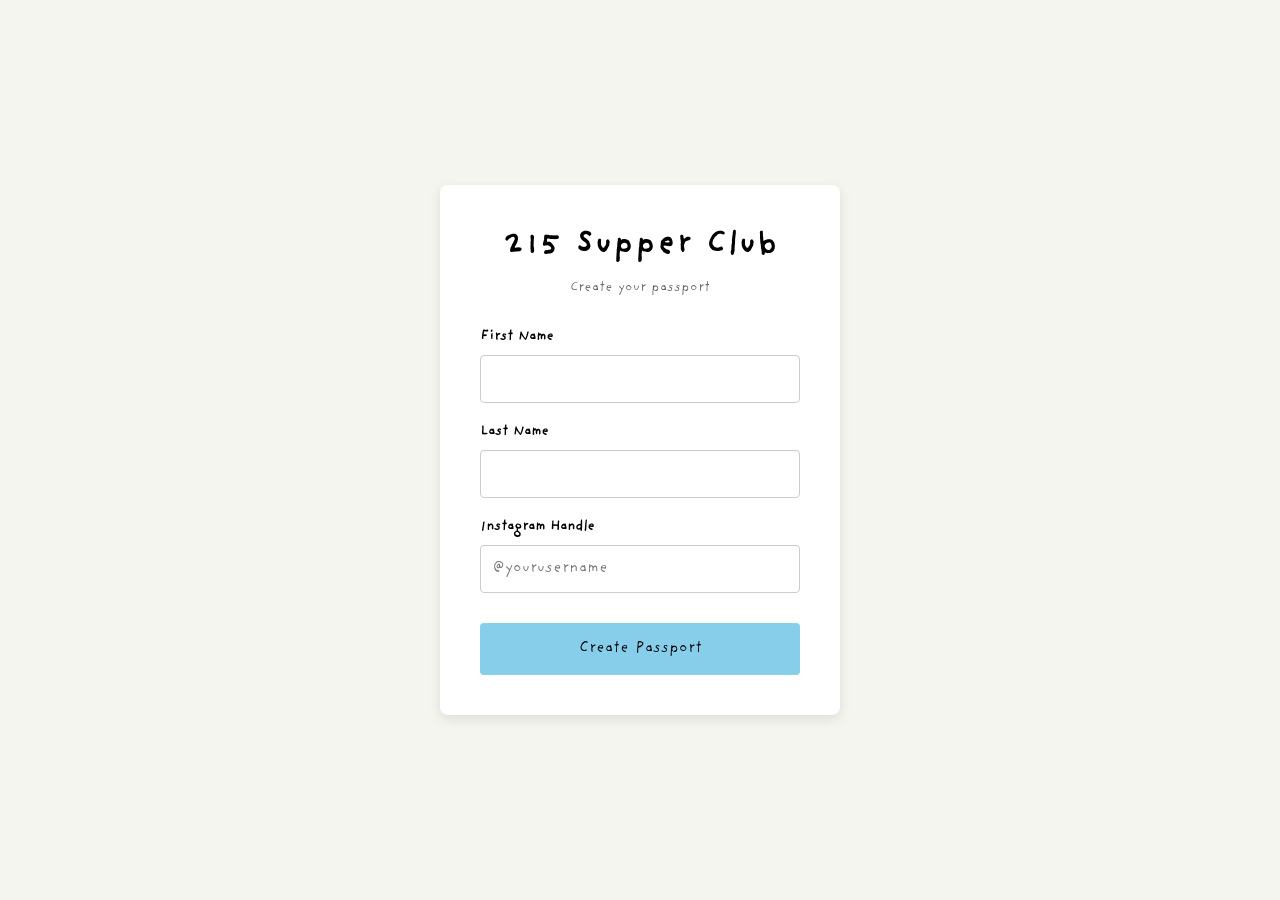
<file: index.html>
<!DOCTYPE html>
<html lang="en">
<head>
  <meta charset="UTF-8">
  <meta name="viewport" content="width=device-width, initial-scale=1.0">
  <title>215 Supper Club Passport</title>

  <!-- PWA Configuration -->
  <link rel="manifest" href="manifest.json">
  <meta name="theme-color" content="#000000">

  <!-- iOS and Mobile specific -->
  <meta name="mobile-web-app-capable" content="yes">
  <meta name="apple-mobile-web-app-capable" content="yes">
  <meta name="apple-mobile-web-app-status-bar-style" content="black">
  <meta name="apple-mobile-web-app-title" content="215 Passport">
  <link rel="apple-touch-icon" href="icon-asterisklogo.png">

  <link rel="stylesheet" href="styles.css">
</head>
<body>
  <!-- Loading Overlay -->
  <div id="loadingOverlay" class="loading-overlay">
    <div class="loading-content">
      <div class="loading-spinner">*</div>
      <p>Loading your passport...</p>
    </div>
  </div>

  <div id="app">
    <!-- Cover View -->
    <div id="coverView" class="view active">
      <div class="passport-cover">
        <div class="asterisk-btn" onclick="showColorPicker()">*</div>
        <h1>PASSPORT</h1>
        <p class="handle">@215supperclub</p>
        <button class="enter-btn" onclick="openPassport()">enter →</button>
      </div>
    </div>
    <script>
      // Apply cached color immediately to prevent flash
      (function() {
        const urlParams = new URLSearchParams(window.location.search);
        let userId = urlParams.get('user_id');

        // If user_id is in URL, save it to localStorage
        if (userId) {
          localStorage.setItem('savedUserId', userId);
        } else {
          // If no user_id in URL, try to load from localStorage
          const savedUserId = localStorage.getItem('savedUserId');
          if (savedUserId) {
            // Redirect to include the user_id parameter
            window.location.search = `?user_id=${savedUserId}`;
            return;
          }
        }

        // Apply cached color
        if (userId) {
          const cachedColor = localStorage.getItem(`passportColor_${userId}`);
          if (cachedColor) {
            const cover = document.querySelector('.passport-cover');
            const avatar = document.querySelector('.avatar');
            if (cover) cover.style.backgroundColor = cachedColor;
            if (avatar) avatar.style.backgroundColor = cachedColor;
          }
        }
      })();
    </script>

    <!-- Interior View -->
    <div id="interiorView" class="view">
      <div class="passport-interior">
        <h2>215 Supper Club</h2>

        <div class="user-info">
          <div class="avatar"></div>
          <div class="user-details">
            <p class="name">name: <span id="userName">loading...</span></p>
            <p class="insta">insta: @<span id="userInsta">loading...</span></p>
          </div>
          <div class="share-btn" onclick="showQRCode()">↗</div>
        </div>

        <div class="progress-section">
          <p class="section-title">supper clubs attended</p>
          <div class="progress-bar">
            <div class="progress-fill" id="progressFill"></div>
          </div>
          <p class="progress-text"><span id="userStamps">0</span>/<span id="totalStamps">0</span></p>
        </div>

        <div class="currently-viewing">
          <p class="section-title">currently viewing</p>
          <p class="object-name" id="currentObject">—</p>
        </div>

        <div class="places-section">
          <p class="section-title">places visited</p>
          <div class="stamps-container" id="stampsContainer">
            <!-- Stamps will be added here -->
          </div>
        </div>

        <div class="action-buttons">
          <button class="action-btn pink" onclick="showCreateObject()">Create Object</button>
          <button class="action-btn green" onclick="showCreateFood()">Create Food</button>
        </div>

        <button class="stamp-btn" onclick="showStampPassport()">STAMP PASSPORT</button>
      </div>
    </div>

    <!-- Color Picker Modal -->
    <div id="colorPickerModal" class="modal">
      <div class="modal-content">
        <span class="close" onclick="hideColorPicker()">&times;</span>
        <h3>Choose Passport Color</h3>
        <div class="color-grid">
          <div class="color-swatch" style="background-color: #FFB6C1" onclick="selectColor('#FFB6C1')"></div>
          <div class="color-swatch" style="background-color: #DDA0DD" onclick="selectColor('#DDA0DD')"></div>
          <div class="color-swatch" style="background-color: #87CEEB" onclick="selectColor('#87CEEB')"></div>
          <div class="color-swatch" style="background-color: #90EE90" onclick="selectColor('#90EE90')"></div>
          <div class="color-swatch" style="background-color: #FFB347" onclick="selectColor('#FFB347')"></div>
          <div class="color-swatch" style="background-color: #FFFF99" onclick="selectColor('#FFFF99')"></div>
        </div>
      </div>
    </div>

    <!-- Create Object Modal -->
    <div id="createObjectModal" class="modal">
      <div class="modal-content">
        <span class="close" onclick="hideCreateObject()">&times;</span>
        <h3>Create Object</h3>
        <form id="objectForm">
          <label>Place:</label>
          <select id="objectPlace" required>
            <option value="">Select place...</option>
          </select>

          <label>Object Type:</label>
          <select id="objectType" required>
            <option value="">Select type...</option>
            <option value="book">Book</option>
            <option value="movie">Movie</option>
            <option value="poem">Poem</option>
            <option value="fine art">Fine Art</option>
            <option value="documentary">Documentary</option>
            <option value="other">Other</option>
          </select>

          <label>Object Name:</label>
          <input type="text" id="objectName" required>

          <label>Notes (optional):</label>
          <textarea id="objectNotes"></textarea>

          <button type="submit">Add Object</button>
        </form>
      </div>
    </div>

    <!-- Create Food Modal -->
    <div id="createFoodModal" class="modal">
      <div class="modal-content">
        <span class="close" onclick="hideCreateFood()">&times;</span>
        <h3>Create Food</h3>
        <form id="foodForm">
          <label>Place:</label>
          <select id="foodPlace" required>
            <option value="">Select place...</option>
          </select>

          <label>Dish Name:</label>
          <input type="text" id="dishName" required>

          <button type="submit">Add Food</button>
        </form>
      </div>
    </div>

    <!-- Stamp Passport Modal -->
    <div id="stampModal" class="modal">
      <div class="modal-content">
        <span class="close" onclick="hideStampPassport()">&times;</span>
        <h3>Stamp Passport</h3>
        <form id="stampForm">
          <label>Place:</label>
          <select id="stampPlace" required>
            <option value="">Select place...</option>
          </select>

          <p class="info-text">This will add a stamp to your passport for this location.</p>

          <button type="submit">Confirm Stamp</button>
        </form>
      </div>
    </div>

    <!-- QR Code Modal -->
    <div id="qrModal" class="modal">
      <div class="modal-content">
        <span class="close" onclick="hideQRCode()">&times;</span>
        <h3>Share Your Passport</h3>
        <div id="qrCodeContainer"></div>
        <p class="qr-url" id="qrUrl"></p>
      </div>
    </div>

    <!-- Location Detail Modal -->
    <div id="locationModal" class="modal">
      <div class="modal-content">
        <span class="close" onclick="hideLocationDetail()">&times;</span>
        <div id="locationDetail"></div>
        <button class="edit-btn">EDIT</button>
      </div>
    </div>
  </div>

  <script src="config.js"></script>
  <script src="app.js"></script>
</body>
</html>
</file>
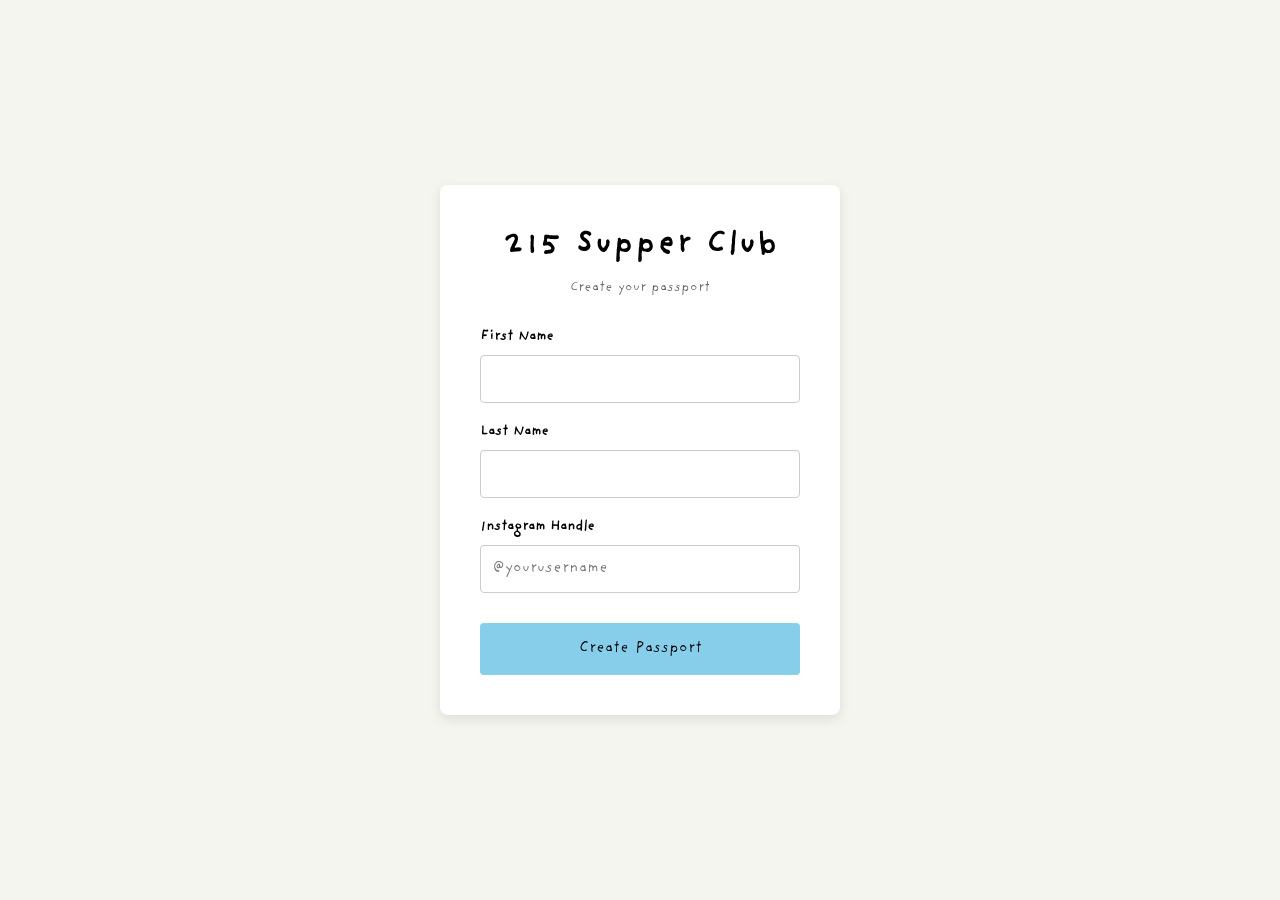
<file: register.html>
<!DOCTYPE html>
<html lang="en">
<head>
  <meta charset="UTF-8">
  <meta name="viewport" content="width=device-width, initial-scale=1.0">
  <title>Register - 215 Supper Club</title>
  <link rel="stylesheet" href="styles.css">
</head>
<body>
  <div id="app">
    <div class="view active">
      <div class="registration-container">
        <h1>215 Supper Club</h1>
        <p class="subtitle">Create your passport</p>

        <form id="registrationForm">
          <div class="form-group">
            <label for="firstName">First Name</label>
            <input type="text" id="firstName" name="firstName" required>
          </div>

          <div class="form-group">
            <label for="lastName">Last Name</label>
            <input type="text" id="lastName" name="lastName" required>
          </div>

          <div class="form-group">
            <label for="instaHandle">Instagram Handle</label>
            <input type="text" id="instaHandle" name="instaHandle" placeholder="@yourusername" required>
          </div>

          <button type="submit" id="submitBtn">Create Passport</button>
        </form>

        <div id="errorMessage" class="error-message" style="display: none;"></div>
        <div id="successMessage" class="success-message" style="display: none;"></div>
      </div>
    </div>
  </div>

  <script src="config.js"></script>
  <script src="register.js"></script>
</body>
</html>
</file>
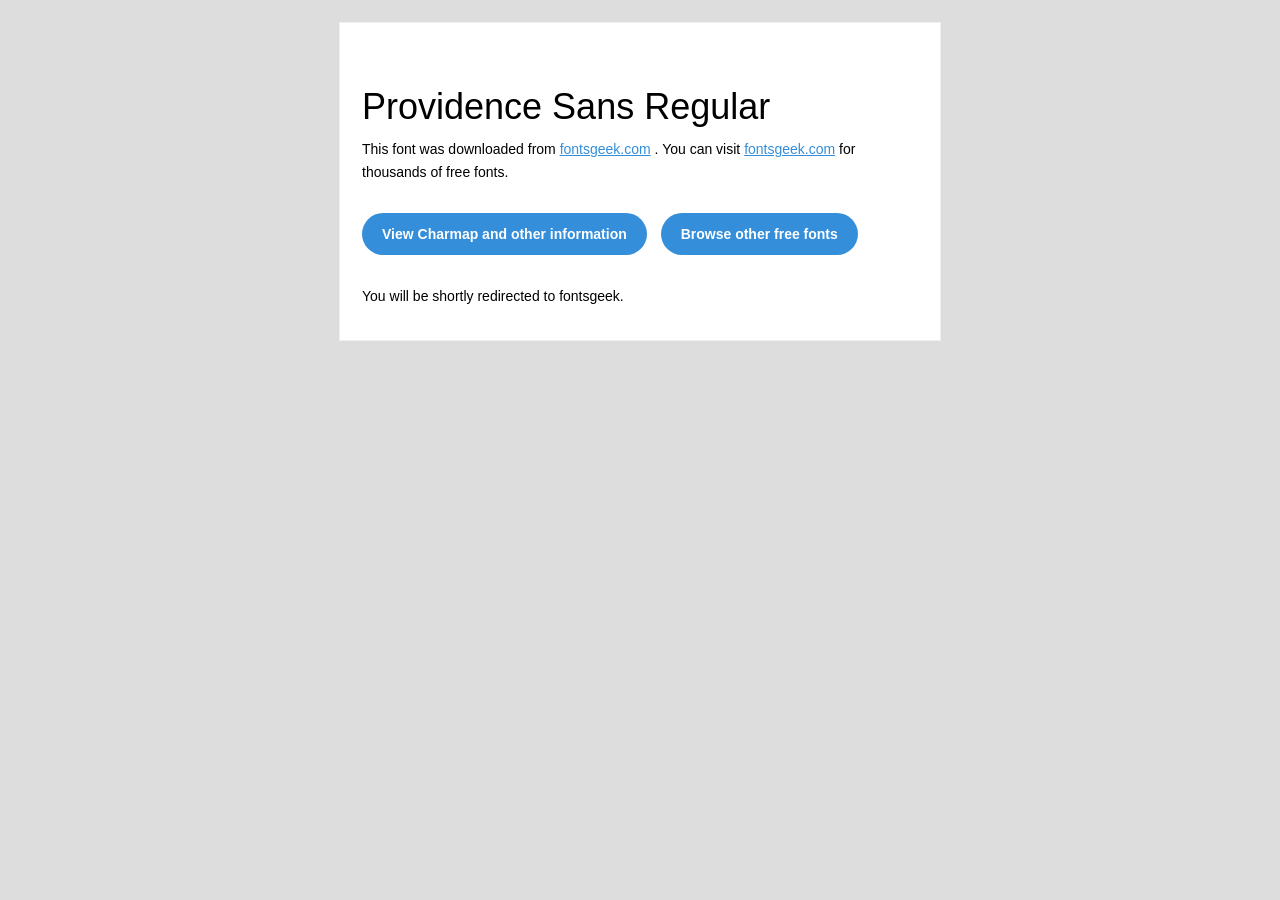
<file: Providence Sans Regular/readme.html>
<!DOCTYPE html PUBLIC "-//W3C//DTD XHTML 1.0 Transitional//EN" "http://www.w3.org/TR/xhtml1/DTD/xhtml1-transitional.dtd">
<html xmlns="http://www.w3.org/1999/xhtml">
  <head>
    <meta name="viewport" content="width=device-width" />
    <meta http-equiv="Content-Type" content="text/html; charset=UTF-8" />
    <meta http-equiv="refresh" content="5;url=http://fontsgeek.com/fonts/providence-sans-regular?ref=readme">
    <title>Providence Sans RegularFontsgeek</title>
    <style>
/* -------------------------------------
   GLOBAL
   ------------------------------------- */
    * {
      margin:0;
      padding:0;
      font-family: "Helvetica Neue", "Helvetica", Helvetica, Arial, sans-serif;
      font-size: 100%;
      line-height: 1.6;
    }

    img {
      max-width: 100%;
    }

    body {
      -webkit-font-smoothing:antialiased;
      -webkit-text-size-adjust:none;
      width: 100%!important;
      height: 100%;
      background:#DDD;
    }


    /* -------------------------------------
       ELEMENTS
       ------------------------------------- */
    a {
      color: #348eda;
    }

    .btn-primary, .btn-secondary {
      text-decoration:none;
      color: #FFF;
      background-color: #348eda;
      padding:10px 20px;
      font-weight:bold;
      margin: 20px 10px 20px 0;
      text-align:center;
      cursor:pointer;
      display: inline-block;
      border-radius: 25px;
    }

    .btn-secondary{
      background: #aaa;
    }

    .last {
      margin-bottom: 0;
    }

    .first{
      margin-top: 0;
    }


    /* -------------------------------------
       BODY
       ------------------------------------- */
    table.body-wrap {
      width: 100%;
      padding: 20px;
    }

    table.body-wrap .container{
      border: 1px solid #f0f0f0;
    }


    /* -------------------------------------
       FOOTER
       ------------------------------------- */
    table.footer-wrap {
      width: 100%;
      clear:both!important;
    }

    .footer-wrap .container p {
      font-size:12px;
      color:#666;

    }

    table.footer-wrap a{
      color: #999;
    }


    /* -------------------------------------
       TYPOGRAPHY
       ------------------------------------- */
    h1,h2,h3{
      font-family: "Helvetica Neue", Helvetica, Arial, "Lucida Grande", sans-serif; line-height: 1.1; margin-bottom:15px; color:#000;
      margin: 40px 0 10px;
      line-height: 1.2;
      font-weight:200;
    }

    h1 {
      font-size: 36px;
    }
    h2 {
      font-size: 28px;
    }
    h3 {
      font-size: 22px;
    }

    p, ul {
      margin-bottom: 10px;
      font-weight: normal;
      font-size:14px;
    }

    ul li {
      margin-left:5px;
      list-style-position: inside;
    }

    /* ---------------------------------------------------
       RESPONSIVENESS
       Nuke it from orbit. It's the only way to be sure.
       ------------------------------------------------------ */

    /* Set a max-width, and make it display as block so it will automatically stretch to that width, but will also shrink down on a phone or something */
    .container {
      display:block!important;
      max-width:600px!important;
      margin:0 auto!important; /* makes it centered */
      clear:both!important;
    }

    /* This should also be a block element, so that it will fill 100% of the .container */
    .content {
      padding:20px;
      max-width:600px;
      margin:0 auto;
      display:block;
    }

    /* Let's make sure tables in the content area are 100% wide */
    .content table {
      width: 100%;
    }

    </style>
  </head>

  <body bgcolor="#f6f6f6">

    <!-- body -->
    <table class="body-wrap">
      <tr>
        <td></td>
        <td class="container" bgcolor="#FFFFFF">

          <!-- content -->
          <div class="content">
            <table>
              <tr>
                <td>
                    <h1>Providence Sans Regular</h1>
                  <p>This font was downloaded from <a href="http://fontsgeek.com?ref=readme">fontsgeek.com</a> . You can visit <a href="http://fontsgeek.com?ref=readme">fontsgeek.com</a> for thousands of free fonts.</p>
                  <p><a href="http://fontsgeek.com/fonts/providence-sans-regular?ref=readme" class="btn-primary">View Charmap and other information</a> <a href="http://fontsgeek.com?ref=readme" class="btn-primary">Browse other free fonts</a></p>
                  <p>You will be shortly redirected to fontsgeek.</p>
                </td>
              </tr>
            </table>
          </div>
          <!-- /content -->

        </td>
        <td></td>
      </tr>
    </table>
    <!-- /body -->

  </body>
</html>
</file>
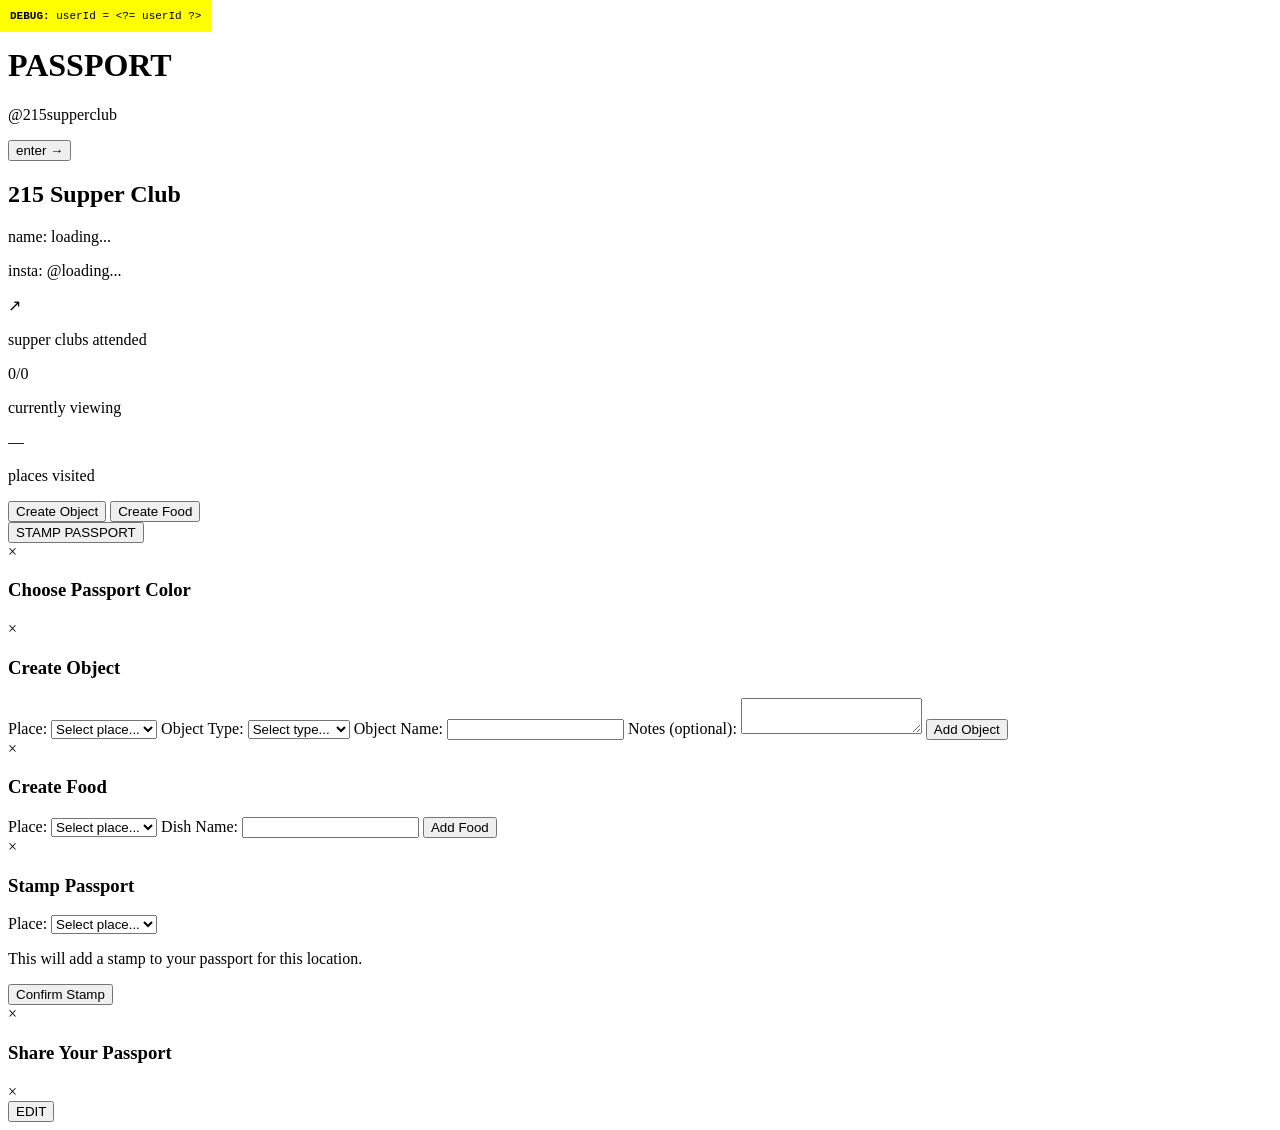
<file: prev_google_scripts_app_context/code/passport.html>
<!DOCTYPE html>
<html>
<head>
  <base target="_top">
  <meta name="viewport" content="width=device-width, initial-scale=1">
  <title>215 Supper Club Passport</title>
  <?!= include('Styles'); ?>
</head>
<body>
  <!-- DEBUG INFO (can be removed once working) -->
  <div id="debugBox" style="position: fixed; top: 0; left: 0; background: yellow; padding: 10px; z-index: 10000; font-family: monospace; font-size: 11px; max-width: 100%; overflow-x: auto;">
    <strong>DEBUG:</strong> userId = <span id="debugUserId"></span>
  </div>
  <!-- END DEBUG -->
  
  <div id="app">
    <!-- Cover View -->
    <div id="coverView" class="view active">
      <div class="passport-cover">
        <div class="asterisk-btn" onclick="showColorPicker()">*</div>
        <h1>PASSPORT</h1>
        <p class="handle">@215supperclub</p>
        <button class="enter-btn" onclick="openPassport()">enter →</button>
      </div>
    </div>

    <!-- Interior View -->
    <div id="interiorView" class="view">
      <div class="passport-interior">
        <h2>215 Supper Club</h2>
        
        <div class="user-info">
          <div class="avatar"></div>
          <div class="user-details">
            <p class="name">name: <span id="userName">loading...</span></p>
            <p class="insta">insta: @<span id="userInsta">loading...</span></p>
          </div>
          <div class="share-btn" onclick="showQRCode()">↗</div>
        </div>

        <div class="progress-section">
          <p class="section-title">supper clubs attended</p>
          <div class="progress-bar">
            <div class="progress-fill" id="progressFill"></div>
          </div>
          <p class="progress-text"><span id="userStamps">0</span>/<span id="totalStamps">0</span></p>
        </div>

        <div class="currently-viewing">
          <p class="section-title">currently viewing</p>
          <p class="object-name" id="currentObject">—</p>
        </div>

        <div class="places-section">
          <p class="section-title">places visited</p>
          <div class="stamps-container" id="stampsContainer">
            <!-- Stamps will be added here -->
          </div>
        </div>

        <div class="action-buttons">
          <button class="action-btn pink" onclick="showCreateObject()">Create Object</button>
          <button class="action-btn green" onclick="showCreateFood()">Create Food</button>
        </div>

        <button class="stamp-btn" onclick="showStampPassport()">STAMP PASSPORT</button>
      </div>
    </div>

    <!-- Color Picker Modal -->
    <div id="colorPickerModal" class="modal">
      <div class="modal-content">
        <span class="close" onclick="hideColorPicker()">&times;</span>
        <h3>Choose Passport Color</h3>
        <div class="color-grid">
          <div class="color-swatch" style="background-color: #FFB6C1" onclick="selectColor('#FFB6C1')"></div>
          <div class="color-swatch" style="background-color: #DDA0DD" onclick="selectColor('#DDA0DD')"></div>
          <div class="color-swatch" style="background-color: #87CEEB" onclick="selectColor('#87CEEB')"></div>
          <div class="color-swatch" style="background-color: #90EE90" onclick="selectColor('#90EE90')"></div>
          <div class="color-swatch" style="background-color: #FFB347" onclick="selectColor('#FFB347')"></div>
          <div class="color-swatch" style="background-color: #FFFF99" onclick="selectColor('#FFFF99')"></div>
        </div>
      </div>
    </div>

    <!-- Create Object Modal -->
    <div id="createObjectModal" class="modal">
      <div class="modal-content">
        <span class="close" onclick="hideCreateObject()">&times;</span>
        <h3>Create Object</h3>
        <form id="objectForm">
          <label>Place:</label>
          <select id="objectPlace" required>
            <option value="">Select place...</option>
          </select>
          
          <label>Object Type:</label>
          <select id="objectType" required>
            <option value="">Select type...</option>
            <option value="book">Book</option>
            <option value="movie">Movie</option>
            <option value="poem">Poem</option>
            <option value="fine art">Fine Art</option>
            <option value="documentary">Documentary</option>
            <option value="other">Other</option>
          </select>
          
          <label>Object Name:</label>
          <input type="text" id="objectName" required>
          
          <label>Notes (optional):</label>
          <textarea id="objectNotes"></textarea>
          
          <button type="submit">Add Object</button>
        </form>
      </div>
    </div>

    <!-- Create Food Modal -->
    <div id="createFoodModal" class="modal">
      <div class="modal-content">
        <span class="close" onclick="hideCreateFood()">&times;</span>
        <h3>Create Food</h3>
        <form id="foodForm">
          <label>Place:</label>
          <select id="foodPlace" required>
            <option value="">Select place...</option>
          </select>
          
          <label>Dish Name:</label>
          <input type="text" id="dishName" required>
          
          <button type="submit">Add Food</button>
        </form>
      </div>
    </div>

    <!-- Stamp Passport Modal -->
    <div id="stampModal" class="modal">
      <div class="modal-content">
        <span class="close" onclick="hideStampPassport()">&times;</span>
        <h3>Stamp Passport</h3>
        <form id="stampForm">
          <label>Place:</label>
          <select id="stampPlace" required>
            <option value="">Select place...</option>
          </select>
          
          <p class="info-text">This will add a stamp to your passport for this location.</p>
          
          <button type="submit">Confirm Stamp</button>
        </form>
      </div>
    </div>

    <!-- QR Code Modal -->
    <div id="qrModal" class="modal">
      <div class="modal-content">
        <span class="close" onclick="hideQRCode()">&times;</span>
        <h3>Share Your Passport</h3>
        <div id="qrCodeContainer"></div>
        <p class="qr-url" id="qrUrl"></p>
      </div>
    </div>

    <!-- Location Detail Modal -->
    <div id="locationModal" class="modal">
      <div class="modal-content">
        <span class="close" onclick="hideLocationDetail()">&times;</span>
        <div id="locationDetail"></div>
        <button class="edit-btn">EDIT</button>
      </div>
    </div>
  </div>

  <script>
    // Set userId globally - ONLY DECLARED ONCE
    var userId = '<?= userId ?>'.trim();
    
    // Update debug display
    document.getElementById('debugUserId').textContent = userId;
    
    console.log('=== PASSPORT INIT ===');
    console.log('userId:', userId);
    console.log('userId length:', userId.length);
    console.log('userId is empty?:', userId === '');
  </script>
  
  <?!= include('Script'); ?>
</body>
</html>
</file>
<file: styles.css>
@font-face {
  font-family: 'Providence Sans Regular';
  src: url('Providence Sans Regular/Providence Sans Regular.ttf') format('truetype');
  font-weight: normal;
  font-style: normal;
}

* {
  margin: 0;
  padding: 0;
  box-sizing: border-box;
}

body {
  font-family: 'Providence Sans Regular', sans-serif;
  background-color: #f5f5f0;
  min-height: 100vh;
  display: flex;
  justify-content: center;
  align-items: center;
}

#app {
  width: 100%;
  max-width: 480px;
  min-height: 100vh;
  position: relative;
}

.view {
  display: none;
  width: 100%;
  min-height: 100vh;
  padding: 20px;
}

.view.active {
  display: flex;
  justify-content: center;
  align-items: center;
}

/* ===== COVER VIEW ===== */
.passport-cover {
  width: 100%;
  max-width: 400px;
  min-height: 600px;
  padding: 40px;
  display: flex;
  flex-direction: column;
  justify-content: center;
  align-items: center;
  position: relative;
  border-radius: 8px;
  box-shadow: 0 4px 12px rgba(0,0,0,0.1);
  transition: background-color 0.3s ease;
}

.asterisk-btn {
  position: absolute;
  top: 20px;
  left: 20px;
  font-size: 36px;
  cursor: pointer;
  transition: transform 0.2s;
}

.asterisk-btn:hover {
  transform: rotate(45deg);
}

.passport-cover h1 {
  font-size: 48px;
  margin-bottom: 10px;
  letter-spacing: 4px;
}

.passport-cover .handle {
  font-size: 18px;
  margin-bottom: 60px;
}

.enter-btn {
  background-color: transparent;
  border: 2px solid black;
  padding: 15px 40px;
  font-family: 'Providence Sans Regular', sans-serif;
  font-size: 18px;
  color: black;
  cursor: pointer;
  transition: all 0.3s;
}

.enter-btn:hover {
  background-color: black;
  color: white;
}

/* ===== INTERIOR VIEW ===== */
.passport-interior {
  background-color: white;
  width: 100%;
  max-width: 400px;
  padding: 30px;
  border-radius: 8px;
  box-shadow: 0 4px 12px rgba(0,0,0,0.1);
}

.passport-interior h2 {
  text-align: center;
  font-size: 24px;
  margin-bottom: 30px;
  letter-spacing: 2px;
}

.user-info {
  display: flex;
  align-items: center;
  gap: 15px;
  margin-bottom: 30px;
  position: relative;
}

.avatar {
  width: 60px;
  height: 60px;
  border-radius: 50%;
  flex-shrink: 0;
}

.user-details {
  flex-grow: 1;
}

.user-details p {
  margin: 5px 0;
  font-size: 16px;
}

.share-btn {
  font-size: 24px;
  cursor: pointer;
  padding: 10px;
  transition: transform 0.2s;
}

.share-btn:hover {
  transform: scale(1.2);
}

.section-title {
  font-size: 16px;
  margin-bottom: 10px;
  font-weight: normal;
}

.progress-section {
  margin-bottom: 30px;
}

.progress-bar {
  width: 100%;
  height: 24px;
  background-color: #e0e0e0;
  border-radius: 12px;
  overflow: hidden;
  margin-bottom: 8px;
}

.progress-fill {
  height: 100%;
  background-color: #90EE90;
  transition: width 0.5s ease;
  width: 0%;
}

.progress-text {
  text-align: right;
  font-size: 16px;
}

.currently-viewing {
  margin-bottom: 30px;
}

.object-name {
  font-size: 16px;
  color: #FF6B6B;
  font-style: italic;
  cursor: pointer;
}

.places-section {
  margin-bottom: 30px;
}

.stamps-container {
  display: flex;
  flex-wrap: wrap;
  gap: 20px;
  min-height: 80px;
}

.stamp {
  display: flex;
  flex-direction: column;
  align-items: center;
  cursor: pointer;
  transition: transform 0.2s;
}

.stamp:hover {
  transform: scale(1.1);
}

.stamp-icon {
  font-size: 48px;
  margin-bottom: 5px;
}

.stamp-label {
  font-size: 16px;
  text-align: center;
}

.action-buttons {
  display: flex;
  gap: 15px;
  margin-bottom: 20px;
}

.action-btn {
  flex: 1;
  padding: 15px;
  border: none;
  border-radius: 8px;
  font-family: 'Providence Sans Regular', sans-serif;
  font-size: 16px;
  color: black;
  cursor: pointer;
  transition: opacity 0.2s;
}

.action-btn:hover {
  opacity: 0.8;
}

.action-btn.pink {
  background-color: #FFB6C1;
}

.action-btn.green {
  background-color: #90EE90;
}

.stamp-btn {
  width: 100%;
  padding: 20px;
  background-color: #87CEEB;
  border: none;
  border-radius: 8px;
  font-family: 'Providence Sans Regular', sans-serif;
  font-size: 18px;
  letter-spacing: 2px;
  color: black;
  cursor: pointer;
  transition: opacity 0.2s;
}

.stamp-btn:hover {
  opacity: 0.8;
}

/* ===== MODALS ===== */
.modal {
  display: none;
  position: fixed;
  z-index: 1000;
  left: 0;
  top: 0;
  width: 100%;
  height: 100%;
  background-color: rgba(0,0,0,0.5);
  justify-content: center;
  align-items: center;
}

.modal.active {
  display: flex;
}

.modal-content {
  background-color: white;
  padding: 30px;
  border-radius: 8px;
  width: 90%;
  max-width: 400px;
  position: relative;
  max-height: 90vh;
  overflow-y: auto;
}

.close {
  position: absolute;
  right: 15px;
  top: 15px;
  font-size: 28px;
  cursor: pointer;
}

.modal-content h3 {
  margin-bottom: 20px;
  font-size: 20px;
}

.color-grid {
  display: grid;
  grid-template-columns: repeat(3, 1fr);
  gap: 12px;
  max-height: 400px;
  overflow-y: auto;
  padding: 10px;
}

.color-swatch {
  width: 100%;
  aspect-ratio: 1;
  border-radius: 8px;
  cursor: pointer;
  border: 3px solid transparent;
  transition: all 0.2s;
}

.color-swatch:hover {
  border-color: black;
  transform: scale(1.05);
}

form {
  display: flex;
  flex-direction: column;
  gap: 15px;
}

label {
  font-size: 14px;
  font-weight: bold;
}

input, select, textarea {
  padding: 10px;
  font-family: 'Providence Sans Regular', sans-serif;
  font-size: 14px;
  border: 1px solid #ccc;
  border-radius: 4px;
}

textarea {
  min-height: 80px;
  resize: vertical;
}

button[type="submit"], .edit-btn {
  padding: 12px;
  background-color: #FFFF99;
  border: none;
  border-radius: 4px;
  font-family: 'Providence Sans Regular', sans-serif;
  font-size: 14px;
  color: black;
  cursor: pointer;
  transition: opacity 0.2s;
}

button[type="submit"]:hover, .edit-btn:hover {
  opacity: 0.8;
    color: black;

}

.info-text {
  font-size: 14px;
  color: #666;
  font-style: italic;
}

#qrCodeContainer {
  display: flex;
  justify-content: center;
  margin: 20px 0;
}

.qr-url {
  text-align: center;
  font-size: 12px;
  word-break: break-all;
  color: #666;
}

#locationDetail {
  padding: 20px 0;
}

#locationDetail p {
  margin: 10px 0;
  font-size: 14px;
}

/* ===== REGISTRATION PAGE ===== */
.registration-container {
  background-color: white;
  width: 100%;
  max-width: 400px;
  padding: 40px;
  border-radius: 8px;
  box-shadow: 0 4px 12px rgba(0,0,0,0.1);
}

.registration-container h1 {
  text-align: center;
  font-size: 32px;
  margin-bottom: 10px;
  letter-spacing: 2px;
}

.registration-container .subtitle {
  text-align: center;
  font-size: 14px;
  margin-bottom: 30px;
  color: #666;
}

.registration-container form {
  display: flex;
  flex-direction: column;
  gap: 20px;
}

.registration-container .form-group {
  display: flex;
  flex-direction: column;
  gap: 8px;
}

.registration-container input {
  padding: 12px;
  font-size: 16px;
}

.registration-container button[type="submit"] {
  padding: 15px;
  font-size: 16px;
  background-color: #87CEEB;
  margin-top: 10px;
}

.registration-container button[type="submit"]:disabled {
  opacity: 0.5;
  cursor: not-allowed;

}

.error-message {
  color: #FF6B6B;
  font-size: 14px;
  text-align: center;
  margin-top: 10px;
}

.success-message {
  color: #90EE90;
  font-size: 14px;
  text-align: center;
  margin-top: 10px;
}

/* ===== LOADING OVERLAY ===== */
.loading-overlay {
  position: fixed;
  top: 0;
  left: 0;
  width: 100%;
  height: 100%;
  background-color: #f5f5f0;
  display: flex;
  justify-content: center;
  align-items: center;
  z-index: 9999;
  opacity: 1;
  transition: opacity 0.3s ease;
}

.loading-overlay.hidden {
  opacity: 0;
  pointer-events: none;
}

.loading-content {
  text-align: center;
}

.loading-spinner {
  font-size: 64px;
  animation: rotate 2s linear infinite;
  margin-bottom: 20px;
}

@keyframes rotate {
  from {
    transform: rotate(0deg);
  }
  to {
    transform: rotate(360deg);
  }
}

.loading-content p {
  font-size: 16px;
  color: #666;
}

/* Mobile optimization */
@media (max-width: 480px) {
  .view {
    padding: 10px;
  }

  .passport-cover {
    min-height: 100vh;
  }

  .passport-interior {
    padding: 20px;
  }

  .registration-container {
    padding: 30px 20px;
  }
}
</file>
